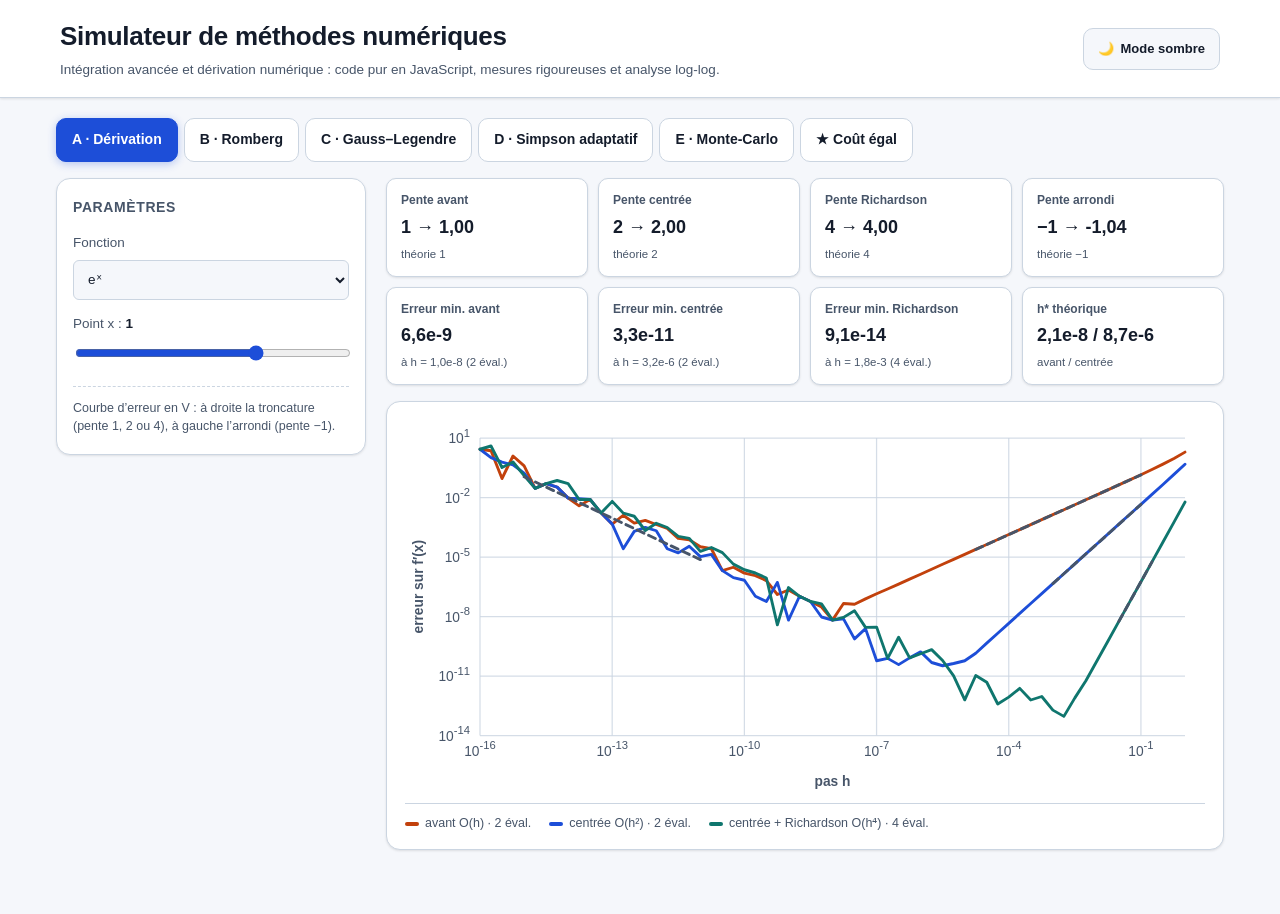
<file: index.html>
<!doctype html>
<html lang="fr">
<head>
  <meta charset="utf-8">
  <meta name="viewport" content="width=device-width, initial-scale=1, viewport-fit=cover">
  <title>Simulateur — Intégration et Dérivation Numériques</title>
  <style>
    /* -------------------------------------------------------------
       Variables de thème, typographie et palette scientifique (WCAG AA)
       ------------------------------------------------------------- */
    :root {
      color-scheme: light dark;
      --bg: #f5f7fb;
      --cd: #ffffff;
      --fg: #141c2b;
      --mu: #475569;
      --bd: #cbd5e1;
      --ac: #1d4ed8;       /* Contraste élevé > 4.5:1 */
      --ac-focus: #1e40af;
      --c2: #c2410c;       /* Orange terreux */
      --c3: #0f766e;       /* Cyan/Teal sombre */
      --c4: #be123c;       /* Rose/Bordeaux */
      --c5: #6d28d9;       /* Violet académique */
      --tn: #e2e8f0;
      --shadow-sm: 0 1px 3px rgba(0, 0, 0, 0.07), 0 1px 2px rgba(0, 0, 0, 0.04);
      --shadow-md: 0 4px 6px -1px rgba(0, 0, 0, 0.08), 0 2px 4px -2px rgba(0, 0, 0, 0.05);
      --radius-sm: 6px;
      --radius-md: 10px;
      --radius-lg: 14px;
      box-sizing: border-box;
      padding-top: env(safe-area-inset-top, 0px);
      padding-bottom: env(safe-area-inset-bottom, 0px);
    }

    @media (prefers-color-scheme: dark) {
      :root:not([data-theme="light"]) {
        --bg: #0b0f17;
        --cd: #131b26;
        --fg: #f1f5f9;
        --mu: #94a3b8;
        --bd: #223044;
        --ac: #60a5fa;
        --ac-focus: #93c5fd;
        --c2: #fb923c;
        --c3: #2dd4bf;
        --c4: #fb7185;
        --c5: #c084fc;
        --tn: #1e293b;
        --shadow-sm: 0 1px 3px rgba(0, 0, 0, 0.4);
        --shadow-md: 0 4px 10px rgba(0, 0, 0, 0.5);
      }
    }

    :root[data-theme="dark"] {
      --bg: #0b0f17;
      --cd: #131b26;
      --fg: #f1f5f9;
      --mu: #94a3b8;
      --bd: #223044;
      --ac: #60a5fa;
      --ac-focus: #93c5fd;
      --c2: #fb923c;
      --c3: #2dd4bf;
      --c4: #fb7185;
      --c5: #c084fc;
      --tn: #1e293b;
      --shadow-sm: 0 1px 3px rgba(0, 0, 0, 0.4);
      --shadow-md: 0 4px 10px rgba(0, 0, 0, 0.5);
    }

    :root[data-theme="light"] {
      --bg: #f5f7fb;
      --cd: #ffffff;
      --fg: #141c2b;
      --mu: #475569;
      --bd: #cbd5e1;
      --ac: #1d4ed8;
      --ac-focus: #1e40af;
      --c2: #c2410c;
      --c3: #0f766e;
      --c4: #be123c;
      --c5: #6d28d9;
      --tn: #e2e8f0;
    }

    *, *::before, *::after {
      box-sizing: inherit;
    }

    html {
      scroll-padding-top: env(safe-area-inset-top, 0px);
    }

    body {
      margin: 0;
      background: var(--bg);
      color: var(--fg);
      font-family: -apple-system, BlinkMacSystemFont, "Segoe UI", Roboto, "Helvetica Neue", Arial, sans-serif;
      font-size: 15px;
      line-height: 1.55;
      -webkit-font-smoothing: antialiased;
      transition: background 0.25s ease, color 0.25s ease;
    }

    /* -------------------------------------------------------------
       Header & Layout
       ------------------------------------------------------------- */
    header {
      border-bottom: 1px solid var(--bd);
      background: var(--cd);
      box-shadow: var(--shadow-sm);
    }

    .header-content {
      max-width: 1200px;
      margin: 0 auto;
      padding: 16px 20px;
      display: flex;
      justify-content: space-between;
      align-items: center;
      flex-wrap: wrap;
      gap: 12px;
    }

    .header-text h1 {
      font-size: clamp(20px, 3.2vw, 26px);
      margin: 0;
      font-weight: 700;
      letter-spacing: -0.3px;
      color: var(--fg);
    }

    .header-text .sub {
      color: var(--mu);
      margin: 4px 0 0;
      font-size: 13.5px;
    }

    .theme-toggle-btn {
      background: var(--bg);
      border: 1px solid var(--bd);
      color: var(--fg);
      padding: 8px 14px;
      border-radius: var(--radius-md);
      cursor: pointer;
      font-size: 13px;
      font-weight: 600;
      display: inline-flex;
      align-items: center;
      gap: 6px;
      min-height: 42px;
      min-width: 42px;
      transition: all 0.2s;
    }

    .theme-toggle-btn:hover {
      border-color: var(--ac);
      color: var(--ac);
    }

    main {
      max-width: 1200px;
      margin: 0 auto;
      padding: 20px 16px 48px;
    }

    /* -------------------------------------------------------------
       Tabs Navigation (Accessibilité clavier & ARIA)
       ------------------------------------------------------------- */
    .tabs-wrapper {
      margin-bottom: 16px;
    }

    .tabs {
      display: flex;
      flex-wrap: wrap;
      gap: 6px;
      margin-bottom: 6px;
      background: transparent;
    }

    .tabs button {
      font: inherit;
      font-size: 14px;
      font-weight: 600;
      padding: 9px 15px;
      min-height: 44px; /* WCAG Touch target */
      border-radius: var(--radius-md);
      border: 1px solid var(--bd);
      background: var(--cd);
      color: var(--fg);
      cursor: pointer;
      transition: all 0.2s ease;
      display: inline-flex;
      align-items: center;
      justify-content: center;
    }

    .tabs button:hover {
      border-color: var(--ac);
      color: var(--ac);
    }

    .tabs button[aria-selected="true"] {
      background: var(--ac);
      border-color: var(--ac);
      color: #ffffff;
      box-shadow: 0 2px 8px rgba(29, 78, 216, 0.3);
    }

    /* Focus visible accessible */
    button:focus-visible,
    select:focus-visible,
    input:focus-visible {
      outline: 3px solid var(--c4);
      outline-offset: 2px;
    }

    /* -------------------------------------------------------------
       Panneau principal & Contrôles
       ------------------------------------------------------------- */
    .panel {
      display: grid;
      grid-template-columns: 310px 1fr;
      gap: 20px;
      align-items: start;
    }

    .ctl, .ch, .out > div, .tw {
      background: var(--cd);
      border: 1px solid var(--bd);
      border-radius: var(--radius-lg);
      box-shadow: var(--shadow-sm);
    }

    .ctl {
      padding: 18px 16px;
      position: sticky;
      top: 16px;
    }

    .ctl-title {
      font-size: 14px;
      text-transform: uppercase;
      letter-spacing: 0.6px;
      color: var(--mu);
      font-weight: 700;
      margin-bottom: 14px;
      display: flex;
      align-items: center;
      gap: 6px;
    }

    .ctl label {
      display: block;
      font-size: 13.5px;
      color: var(--mu);
      margin: 0 0 14px;
      font-weight: 500;
    }

    .ctl output {
      color: var(--fg);
      font-weight: 700;
      font-variant-numeric: tabular-nums;
    }

    .ctl select,
    .ctl input[type="range"],
    .ctl input[type="text"] {
      width: 100%;
      margin-top: 6px;
      box-sizing: border-box;
    }

    .ctl select,
    .ctl input[type="text"] {
      font: inherit;
      font-size: 13.5px;
      padding: 8px 10px;
      min-height: 40px;
      background: var(--bg);
      color: var(--fg);
      border: 1px solid var(--bd);
      border-radius: var(--radius-sm);
      transition: border-color 0.2s;
    }

    .ctl input[type="range"] {
      accent-color: var(--ac);
      height: 24px;
      cursor: pointer;
    }

    .ctl button.action-btn {
      font: inherit;
      width: 100%;
      padding: 10px 14px;
      min-height: 44px;
      border-radius: var(--radius-md);
      border: 1px solid var(--ac);
      background: var(--bg);
      color: var(--ac);
      cursor: pointer;
      font-weight: 600;
      margin-top: 6px;
      transition: all 0.2s ease;
      display: inline-flex;
      align-items: center;
      justify-content: center;
      gap: 8px;
    }

    .ctl button.action-btn:hover {
      background: var(--ac);
      color: #ffffff;
    }

    .ctl p.note {
      font-size: 12.5px;
      color: var(--mu);
      margin: 14px 0 0;
      padding-top: 12px;
      border-top: 1px dashed var(--bd);
      line-height: 1.5;
    }

    /* -------------------------------------------------------------
       Cartes de résultats (KPIs)
       ------------------------------------------------------------- */
    .out {
      display: grid;
      grid-template-columns: repeat(auto-fit, minmax(160px, 1fr));
      gap: 10px;
      margin-bottom: 16px;
    }

    .out > div {
      padding: 12px 14px;
      background: var(--cd);
      border: 1px solid var(--bd);
      border-radius: var(--radius-md);
      display: flex;
      flex-direction: column;
      justify-content: space-between;
      transition: transform 0.15s ease, border-color 0.15s ease;
    }

    .out > div:hover {
      border-color: var(--ac);
    }

    .out small {
      display: block;
      color: var(--mu);
      font-size: 12px;
      font-weight: 600;
      margin-bottom: 4px;
    }

    .out b {
      font-size: 18px;
      font-variant-numeric: tabular-nums;
      color: var(--fg);
      word-break: break-all;
    }

    .out span {
      display: block;
      color: var(--mu);
      font-size: 11.5px;
      margin-top: 4px;
    }

    .out .bad b {
      color: var(--c4);
    }

    /* -------------------------------------------------------------
       Graphiques SVG & Légendes
       ------------------------------------------------------------- */
    .ch {
      padding: 16px 18px;
      margin-bottom: 16px;
      background: var(--cd);
      border-radius: var(--radius-lg);
    }

    .ch:empty {
      display: none;
    }

    svg {
      width: 100%;
      height: auto;
      display: block;
      overflow: visible;
    }

    svg text {
      fill: var(--mu);
      font-family: -apple-system, BlinkMacSystemFont, "Segoe UI", Roboto, sans-serif;
      font-size: 11px;
    }

    .gr {
      stroke: var(--bd);
      stroke-opacity: 0.8;
      stroke-width: 1;
      fill: none;
    }

    .ln {
      fill: none;
      stroke-width: 2.3;
      stroke-linejoin: round;
      stroke-linecap: round;
    }

    .lg {
      display: flex;
      flex-wrap: wrap;
      gap: 8px 18px;
      font-size: 12.5px;
      color: var(--mu);
      margin: 10px 0 0;
      padding-top: 10px;
      border-top: 1px solid var(--bd);
    }

    .lg span {
      display: inline-flex;
      align-items: center;
    }

    .lg i {
      display: inline-block;
      width: 14px;
      height: 4px;
      margin-right: 6px;
      vertical-align: middle;
      border-radius: 2px;
    }

    /* -------------------------------------------------------------
       Tableaux (Romberg & Coût égal)
       ------------------------------------------------------------- */
    .tw {
      overflow-x: auto;
      padding: 12px;
      margin-top: 10px;
    }

    table {
      border-collapse: collapse;
      font-size: 13px;
      font-variant-numeric: tabular-nums;
      width: 100%;
    }

    td, th {
      padding: 8px 10px;
      border-bottom: 1px solid var(--bd);
      text-align: right;
      white-space: nowrap;
    }

    th {
      background: var(--tn);
      color: var(--fg);
      font-weight: 600;
    }

    td.hl {
      background: var(--tn);
      font-weight: 700;
      color: var(--ac);
    }

    .al {
      text-align: left;
    }

    /* -------------------------------------------------------------
       Mode Responsive (<820px)
       ------------------------------------------------------------- */
    @media (max-width: 820px) {
      .panel {
        grid-template-columns: 1fr;
      }
      .ctl {
        position: static;
      }
      .header-content {
        flex-direction: column;
        align-items: flex-start;
      }
      .theme-toggle-btn {
        align-self: flex-start;
      }
    }
  </style>
</head>
<body>

  <!-- En-tête avec titre, descriptif et sélecteur de thème -->
  <header>
    <div class="header-content">
      <div class="header-text">
        <h1>Simulateur de méthodes numériques</h1>
        <p class="sub">Intégration avancée et dérivation numérique : code pur en JavaScript, mesures rigoureuses et analyse log-log.</p>
      </div>
      <button id="theme-toggle" class="theme-toggle-btn" aria-label="Basculer le thème clair ou sombre">
        <span id="theme-icon" aria-hidden="true">🌙</span>
        <span id="theme-text">Mode sombre</span>
      </button>
    </div>
  </header>

  <main>
    <!-- Barre d'onglets accessible au clavier -->
    <div class="tabs-wrapper">
      <div class="tabs" id="tabs" role="tablist" aria-label="Onglets de simulation numérique"></div>
    </div>

    <!-- Conteneur principal : contrôles à gauche, sorties et graphiques à droite -->
    <div class="panel">
      <aside class="ctl" id="ctl" aria-label="Paramètres de simulation"></aside>
      <section aria-label="Visualisations et métriques" id="simulation-panel" tabindex="-1">
        <div id="out" class="out" aria-live="polite" aria-atomic="true"></div>
        <div id="c0" class="ch" role="region" aria-label="Graphique principal"></div>
        <div id="c1" class="ch" role="region" aria-label="Graphique ou tableau secondaire"></div>
      </section>
    </div>
  </main>

  <script>
    /* =============================================================
       Constantes globales, formatage et utilitaires
       ============================================================= */
    const $ = s => document.querySelector(s);
    const PI = Math.PI;
    const EM = 2.220446049250313e-16; // Epsilon machine standard IEEE 754
    const v = id => {
      const el = $('#' + id);
      return el ? el.value : '';
    };

    // Palette harmonisée avec variables CSS
    const C = [
      'var(--ac)',  // Bleu
      'var(--c2)',  // Orange
      'var(--c3)',  // Vert/Teal
      'var(--c4)',  // Rose/Bordeaux
      'var(--c5)',  // Violet
      'var(--mu)'   // Gris atténué
    ];

    /**
     * Formate un nombre avec virgule décimale française.
     */
    const nf = (x, d = 3) => isFinite(x) ? Number(x).toFixed(d).replace('.', ',') : '—';
    const sci = x => isFinite(x) ? Number(x).toExponential(1).replace('.', ',') : '—';
    const big = n => !isFinite(n) ? '—' : (n < 1e7 ? Math.round(n).toLocaleString('fr-FR') : sci(n));

    /**
     * Génère une carte de métrique clé/valeur accessible.
     */
    const kv = (l, x, s = '', b = 0) =>
      `<div class="${b ? 'bad' : ''}"><small>${l}</small><b>${x}</b><span>${s}</span></div>`;

    /* =============================================================
       Méthodes numériques (implémentations manuelles pures)
       ============================================================= */
    // Méthode composite des trapèzes
    const trap = (f, a, b, n) => {
      const h = (b - a) / n;
      let s = (f(a) + f(b)) / 2;
      for (let i = 1; i < n; i++) s += f(a + i * h);
      return s * h;
    };

    // Méthode composite de Simpson (1/3)
    const simp = (f, a, b, n) => {
      const h = (b - a) / n;
      let s = f(a) + f(b);
      for (let i = 1; i < n; i++) s += (i % 2 ? 4 : 2) * f(a + i * h);
      return s * h / 3;
    };

    // Algorithme de Romberg (accélération de Richardson)
    function romb(f, a, b, K) {
      const R = [];
      let n = 1;
      for (let k = 0; k <= K; k++) {
        R[k] = [];
        if (!k) {
          R[0][0] = (b - a) / 2 * (f(a) + f(b));
        } else {
          const h = (b - a) / n;
          let s = 0;
          for (let i = 0; i < n; i++) s += f(a + (i + 0.5) * h);
          R[k][0] = R[k - 1][0] / 2 + (h / 2) * s;
          n *= 2;
        }
        for (let j = 1; j <= k; j++) {
          R[k][j] = R[k][j - 1] + (R[k][j - 1] - R[k - 1][j - 1]) / (4 ** j - 1);
        }
      }
      return R;
    }

    // Quadrature de Gauss-Legendre (nœuds et poids calculés par Newton)
    const GL = {};
    function gl(n) {
      if (GL[n]) return GL[n];
      const x = [], w = [];
      for (let i = 0; i < n; i++) {
        let z = Math.cos(PI * (i + 0.75) / (n + 0.5));
        let pp;
        for (let t = 0; t < 100; t++) {
          let p1 = 1, p2 = 0;
          for (let j = 1; j <= n; j++) {
            const p3 = p2;
            p2 = p1;
            p1 = ((2 * j - 1) * z * p2 - (j - 1) * p3) / j;
          }
          pp = n * (z * p1 - p2) / (z * z - 1);
          const dz = p1 / pp;
          z -= dz;
          if (Math.abs(dz) < 1e-15) break;
        }
        x.push(z);
        w.push(2 / ((1 - z * z) * pp * pp));
      }
      return GL[n] = [x, w];
    }

    const glq = (f, a, b, n) => {
      const [x, w] = gl(n);
      const h = (b - a) / 2;
      const m = (a + b) / 2;
      let s = 0;
      for (let i = 0; i < n; i++) s += w[i] * f(m + h * x[i]);
      return s * h;
    };

    // Méthode de Simpson adaptative récursive
    function asimp(f, a, b, e) {
      const pts = [];
      const F = x => { pts.push(x); return f(x); };
      const S = (a, fa, b, fb, fm) => (b - a) / 6 * (fa + 4 * fm + fb);

      const rec = (a, fa, b, fb, m, fm, w, e, d) => {
        const l = (a + m) / 2;
        const r = (m + b) / 2;
        const fl = F(l);
        const fr = F(r);
        const Sg = S(a, fa, m, fm, fl);
        const Sd = S(m, fm, b, fb, fr);
        const dl = Sg + Sd - w;
        if (d > 40 || Math.abs(dl) <= 15 * e) return Sg + Sd + dl / 15;
        return rec(a, fa, m, fm, l, fl, Sg, e / 2, d + 1) +
               rec(m, fm, b, fb, r, fr, Sd, e / 2, d + 1);
      };

      const fa = F(a), fb = F(b), m = (a + b) / 2, fm = F(m);
      const I = rec(a, fa, b, fb, m, fm, S(a, fa, b, fb, fm), e, 0);
      return { I, ev: pts.length, pts };
    }

    // Générateur pseudo-aléatoire reproductible (Mulberry32)
    function rng(a) {
      return () => {
        a |= 0;
        a = (a + 0x6D2B79F5) | 0;
        let t = Math.imul(a ^ (a >>> 15), 1 | a);
        t = (t + Math.imul(t ^ (t >>> 7), 61 | t)) ^ t;
        return ((t ^ (t >>> 14)) >>> 0) / 4294967296;
      };
    }

    // Régression linéaire log-log pour l'estimation d'ordre de convergence
    function fit(p, lo = 0, hi = 1e99, fl = 1e-13) {
      const q = p.filter(a => a[0] >= lo && a[0] <= hi && a[1] > fl);
      if (q.length < 2) return null;
      const u = q.map(a => Math.log10(a[0]));
      const w = q.map(a => Math.log10(a[1]));
      const n = u.length;
      const su = u.reduce((a, b) => a + b);
      const sw = w.reduce((a, b) => a + b);
      const suu = u.reduce((a, b) => a + b * b, 0);
      const suw = u.reduce((a, b, i) => a + b * w[i], 0);
      const m = (n * suw - su * sw) / (n * suu - su * su);
      const b = (sw - m * su) / n;
      const x0 = Math.min(...q.map(a => a[0]));
      const x1 = Math.max(...q.map(a => a[0]));
      return {
        m,
        b,
        line: {
          p: [[x0, 10 ** (b + m * Math.log10(x0))], [x1, 10 ** (b + m * Math.log10(x1))]],
          c: C[5],
          d: 1
        }
      };
    }

    // Calcul / extrapolation du coût d'évaluation
    function cost(tol, p) {
      p = p.map(a => [a[0], Math.max(a[1], 1e-17)]);
      const i = p.findIndex(a => a[1] <= tol);
      if (i === 0) return [p[0][0], 0];
      if (i > 0) {
        const [a, b] = [p[i - 1], p[i]];
        const t = (Math.log10(tol) - Math.log10(a[1])) / (Math.log10(b[1]) - Math.log10(a[1]));
        return [10 ** (Math.log10(a[0]) + t * (Math.log10(b[0]) - Math.log10(a[0]))), 0];
      }
      const f = fit(p);
      return f ? [10 ** ((Math.log10(tol) - f.b) / f.m), 1] : [NaN, 1];
    }

    const q17 = p => p.map(a => [a[0], Math.max(a[1], 1e-17)]);

    /* =============================================================
       Fonctions de test (conservées + fonctions élémentaires + personnalisation)
       ============================================================= */
    // Fonctions d'intégration
    const FI = {
      ell: {
        n: 'Périmètre de l’ellipse (analytique, périodique)',
        f: t => 8 * Math.sqrt(1 - 0.75 * Math.sin(t) ** 2),
        a: 0,
        b: PI / 2
      },
      exp4: {
        n: 'e^(4x) sur [0,1] (non périodique)',
        f: x => Math.exp(4 * x),
        a: 0,
        b: 1,
        r: (Math.exp(4) - 1) / 4
      },
      sqrt: {
        n: '√x sur [0,1] (singulière en 0)',
        f: Math.sqrt,
        a: 0,
        b: 1,
        r: 2 / 3
      },
      pic: {
        n: 'Pic en 0,3 : 1/(1+10⁴(x−0,3)²)',
        f: x => 1 / (1 + 1e4 * (x - 0.3) ** 2),
        a: 0,
        b: 1,
        r: (Math.atan(70) + Math.atan(30)) / 100
      },
      // Fonctions élémentaires ajoutées
      poly: {
        n: 'Polynôme : x⁴ − 3x² + 2 sur [0,2]',
        f: x => x ** 4 - 3 * x ** 2 + 2,
        a: 0,
        b: 2,
        r: (32 / 5) - (3 * 8 / 3) + 4 // 6.4 - 8 + 4 = 2.4
      },
      cos: {
        n: 'cos(x) sur [0, π]',
        f: Math.cos,
        a: 0,
        b: PI,
        r: 0
      },
      lorentz: {
        n: 'Lorentzienne : 1/(1 + x²) sur [0,1]',
        f: x => 1 / (1 + x * x),
        a: 0,
        b: 1,
        r: PI / 4
      },
      log1p: {
        n: 'ln(1 + x) sur [0,1]',
        f: x => Math.log(1 + x),
        a: 0,
        b: 1,
        r: 2 * Math.log(2) - 1
      }
    };
    FI.ell.r = glq(FI.ell.f, 0, PI / 2, 60);

    // Fonctions de dérivation
    const FD = {
      exp: {
        n: 'eˣ',
        f: Math.exp,
        d: Math.exp,
        d2: Math.exp,
        d3: Math.exp
      },
      sin: {
        n: 'sin x',
        f: Math.sin,
        d: Math.cos,
        d2: x => -Math.sin(x),
        d3: x => -Math.cos(x)
      },
      atan: {
        n: 'arctan x',
        f: Math.atan,
        d: x => 1 / (1 + x * x),
        d2: x => -2 * x / (1 + x * x) ** 2,
        d3: x => (6 * x * x - 2) / (1 + x * x) ** 3
      },
      // Fonctions élémentaires ajoutées pour la dérivation
      cos: {
        n: 'cos x',
        f: Math.cos,
        d: x => -Math.sin(x),
        d2: x => -Math.cos(x),
        d3: Math.sin
      },
      cube: {
        n: 'x³ − 2x',
        f: x => x ** 3 - 2 * x,
        d: x => 3 * x * x - 2,
        d2: x => 6 * x,
        d3: () => 6
      },
      log: {
        n: 'ln(x) pour x > 0',
        f: Math.log,
        d: x => 1 / x,
        d2: x => -1 / (x * x),
        d3: x => 2 / (x ** 3)
      }
    };

    // Monte-Carlo multidimensionnel
    const C1 = 0.7468241328124270;
    const Vb = d => {
      let a = 1, b = 2;
      for (let k = 2; k <= d; k++) [a, b] = [b, 2 * PI / k * a];
      return d ? b : 1;
    };

    function mcRun(kd, d, N, seed) {
      const r = rng(seed);
      let s = 0, s2 = 0;
      for (let i = 0; i < N; i++) {
        let q = 0;
        for (let k = 0; k < d; k++) {
          const u = r(), t = kd ? 2 * u - 1 : u;
          q += t * t;
        }
        const y = kd ? (q <= 1 ? 1 : 0) : Math.exp(-q);
        s += y;
        s2 += y * y;
      }
      const vol = kd ? 2 ** d : 1;
      const m = s / N;
      const sd = Math.sqrt(Math.max(0, (s2 - N * m * m) / (N - 1)));
      return { v: vol * m, se: vol * sd / Math.sqrt(N) };
    }

    function grid(kd, d, m) {
      const n = m ** d;
      let s = 0;
      for (let i = 0; i < n; i++) {
        let u = i, q = 0;
        for (let k = 0; k < d; k++) {
          const t = ((u % m) + 0.5) / m;
          u = Math.floor(u / m);
          const z = kd ? 2 * t - 1 : t;
          q += z * z;
        }
        s += kd ? (q <= 1 ? 1 : 0) : Math.exp(-q);
      }
      return (kd ? 2 ** d : 1) * s / n;
    }

    /* =============================================================
       Tracé SVG haute précision (Axes log-log ou linéaires, légendes)
       ============================================================= */
    function draw(id, S, o) {
      const W = 640;
      const H = o.h || 300;
      const L = 60, R = 16, T = 16, B = 46;
      const A = (k, x) => o[k + 'l'] ? Math.log10(x) : x;
      const ok = q => (!o.xl || q[0] > 0) && (!o.yl || q[1] > 0) && isFinite(q[1]);

      let X = [], Y = [];
      S.forEach(s => (s.p || []).forEach(q => {
        if (ok(q)) {
          X.push(A('x', q[0]));
          Y.push(A('y', q[1]));
        }
      }));

      if (!X.length || !Y.length) {
        $('#' + id).innerHTML = '<p class="lg" style="padding: 10px;">Données insuffisantes pour le graphique.</p>';
        return;
      }

      let x0 = Math.min(...X), x1 = Math.max(...X);
      let y0 = Math.min(...Y), y1 = Math.max(...Y);

      if (o.xl) { x0 = Math.floor(x0); x1 = Math.ceil(x1); }
      if (o.yl) { y0 = Math.floor(y0); y1 = Math.ceil(y1); }
      if (x1 <= x0) x1 = x0 + 1;
      if (y1 <= y0) y1 = y0 + 1;

      const px = x => L + (A('x', x) - x0) / (x1 - x0) * (W - L - R);
      const py = x => H - B - (A('y', x) - y0) / (y1 - y0) * (H - T - B);

      const tk = (a, b, l) => {
        const r = [];
        if (l) {
          const s = Math.ceil((b - a) / 7);
          for (let k = a; k <= b; k += s) r.push(k);
        } else {
          for (let i = 0; i <= 5; i++) r.push(a + (b - a) * i / 5);
        }
        return r;
      };

      const lb = (k, l) => l
        ? `10<tspan dy="-5" font-size="9">${k}</tspan>`
        : nf(k, Math.abs(k) < 10 ? 2 : 1);

      let g = '';

      // Grille et graduations horizontales / verticales
      tk(x0, x1, o.xl).forEach(k => {
        const x = L + (k - x0) / (x1 - x0) * (W - L - R);
        g += `<path d="M${x} ${T}V${H - B}" class="gr"/><text x="${x}" y="${H - B + 16}" text-anchor="middle">${lb(k, o.xl)}</text>`;
      });

      tk(y0, y1, o.yl).forEach(k => {
        const y = H - B - (k - y0) / (y1 - y0) * (H - T - B);
        g += `<path d="M${L} ${y}H${W - R}" class="gr"/><text x="${L - 8}" y="${y + 4}" text-anchor="end">${lb(k, o.yl)}</text>`;
      });

      // Titres des axes
      g += `<text x="${(L + W - R) / 2}" y="${H - 6}" font-weight="600" text-anchor="middle">${o.xt || ''}</text>`;
      g += `<text transform="translate(14 ${(T + H - B) / 2}) rotate(-90)" font-weight="600" text-anchor="middle">${o.yt || ''}</text>`;

      // Tracé des séries
      S.forEach(s => {
        const P = (s.p || []).filter(ok);

        // Barres rug sur l'axe
        if (s.rug) {
          s.rug.forEach(x => {
            const rx = px(x);
            if (rx >= L && rx <= W - R) {
              g += `<path d="M${rx} ${H - B - 18}V${H - B}" style="stroke:${s.c}" stroke-width="1.5" opacity=".7"/>`;
            }
          });
        }

        // Lignes de données
        if (P.length > 1 && !s.dots) {
          g += `<path d="${P.map((q, i) => (i ? 'L' : 'M') + px(q[0]).toFixed(1) + ' ' + py(q[1]).toFixed(1)).join('')}" class="ln" style="stroke:${s.c}"${s.d ? ' stroke-dasharray="6 4"' : ''}/>`;
        }

        // Points & marqueurs
        if (s.dots || s.m) {
          P.forEach(q => {
            g += `<circle cx="${px(q[0])}" cy="${py(q[1])}" r="${s.m ? 7 : 3.5}" style="fill:${s.m ? 'none' : s.c};stroke:${s.c}" stroke-width="2.5"/>`;
          });
        }
      });

      const container = $('#' + id);
      if (container) {
        container.innerHTML = `<svg viewBox="0 0 ${W} ${H}" role="img" aria-label="${o.yt || 'Graphique'}">${g}</svg>
          <div class="lg">${S.filter(s => s.n).map(s => `<span><i style="background:${s.c}"></i>${s.n}</span>`).join('')}</div>`;
      }
    }

    /* =============================================================
       Composants UI pour le panneau de contrôle
       ============================================================= */
    const opt = o => Object.keys(o).map(k => `<option value="${k}">${o[k].n}</option>`).join('');
    const SEL = (id, l, o) => `<label for="${id}">${l}<select id="${id}">${opt(o)}<option value="__custom__">⚙️ Saisir une fonction personnalisée...</option></select></label>
      <div id="wrap_custom_${id}" style="display:none;margin-bottom:12px;">
        <label for="custom_expr_${id}">Expression f(x) :
          <input type="text" id="custom_expr_${id}" placeholder="Ex: Math.sin(x)*Math.exp(-x)" aria-label="Expression de f(x)">
        </label>
      </div>`;
    const RNG = (id, l, mn, mx, st, vl, p = '', s = '') =>
      `<label for="${id}">${l} : <output id="o_${id}"></output><input type="range" id="${id}" min="${mn}" max="${mx}" step="${st}" value="${vl}" data-p="${p}" data-s="${s}"></label>`;
    const sl = z => z ? nf(z.m, 2) : '—';

    // Parser sécurisé pour l'entrée manuelle d'une fonction mathématique
    function parseCustomFunc(expr) {
      if (!expr || !expr.trim()) return x => x;
      try {
        const cleaned = expr
          .replace(/\bsin\b/g, 'Math.sin')
          .replace(/\bcos\b/g, 'Math.cos')
          .replace(/\btan\b/g, 'Math.tan')
          .replace(/\bexp\b/g, 'Math.exp')
          .replace(/\bln\b/g, 'Math.log')
          .replace(/\bsqrt\b/g, 'Math.sqrt')
          .replace(/\babs\b/g, 'Math.abs')
          .replace(/\bPI\b/g, 'Math.PI')
          .replace(/\^/g, '**');
        return new Function('x', `"use strict"; return (${cleaned});`);
      } catch (e) {
        return x => x;
      }
    }

    function getActiveIntegrationFunc() {
      const selected = v('fn');
      if (selected === '__custom__') {
        const expr = v('custom_expr_fn') || 'x*x';
        const customF = parseCustomFunc(expr);
        // Calcul d'une référence haute précision par Gauss-Legendre 80 nœuds
        const ref = glq(customF, 0, 1, 80);
        return { n: 'Personnalisée : ' + expr, f: customF, a: 0, b: 1, r: ref };
      }
      return FI[selected] || FI.ell;
    }

    function getActiveDerivationFunc() {
      const selected = v('fn');
      if (selected === '__custom__') {
        const expr = v('custom_expr_fn') || 'Math.sin(x)';
        const customF = parseCustomFunc(expr);
        // Dérivées numériques d'ordre supérieur pour la théorie
        const dF = x => (customF(x + 1e-6) - customF(x - 1e-6)) / 2e-6;
        const d2F = x => (customF(x + 1e-4) - 2 * customF(x) + customF(x - 1e-4)) / 1e-8;
        const d3F = x => (d2F(x + 1e-4) - d2F(x - 1e-4)) / 2e-4;
        return { n: 'Personnalisée : ' + expr, f: customF, d: dF, d2: d2F, d3: d3F };
      }
      return FD[selected] || FD.exp;
    }

    /* =============================================================
       Définition des 6 onglets de simulation
       ============================================================= */
    const TB = [
      {
        k: 'A · Dérivation',
        id: 'tab-deriv',
        ctl: SEL('fn', 'Fonction', FD) +
             RNG('x', 'Point x', -1, 2, 0.1, 1) +
             '<p class="note">Courbe d’erreur en V : à droite la troncature (pente 1, 2 ou 4), à gauche l’arrondi (pente −1).</p>',
        run() {
          const f = getActiveDerivationFunc();
          const x = +v('x');
          const d = f.d(x);
          const c = h => (f.f(x + h) - f.f(x - h)) / (2 * h);
          const Fo = [], Ce = [], Ri = [];

          for (let k = 0; k <= 64; k++) {
            const h = 10 ** (-k / 4);
            Fo.push([h, Math.abs((f.f(x + h) - f.f(x)) / h - d)]);
            Ce.push([h, Math.abs(c(h) - d)]);
            Ri.push([h, Math.abs((4 * c(h / 2) - c(h)) / 3 - d)]);
          }

          const fa = fit(Fo, 1e-5, 0.1, 1e-12);
          const fc = fit(Ce, 1e-3, 0.1, 1e-12);
          const fr = fit(Ri, 2e-2, 0.2, 1e-12);
          const fo = fit(Ce, 1e-15, 1e-11, 1e-20);
          const mn = p => p.reduce((a, b) => b[1] < a[1] ? b : a);
          const a = Math.abs(f.f(x));

          draw('c0', [
            { p: q17(Fo), c: C[1], n: 'avant O(h) · 2 éval.' },
            { p: q17(Ce), c: C[0], n: 'centrée O(h²) · 2 éval.' },
            { p: q17(Ri), c: C[2], n: 'centrée + Richardson O(h⁴) · 4 éval.' },
            ...[fa, fc, fr, fo].filter(Boolean).map(z => z.line)
          ], { xl: 1, yl: 1, xt: 'pas h', yt: 'erreur sur f′(x)' });

          const d2Val = Math.abs(f.d2(x)) || 1e-12;
          const d3Val = Math.abs(f.d3(x)) || 1e-12;

          $('#out').innerHTML =
            kv('Pente avant', '1 → ' + sl(fa), 'théorie 1') +
            kv('Pente centrée', '2 → ' + sl(fc), 'théorie 2') +
            kv('Pente Richardson', '4 → ' + sl(fr), 'théorie 4') +
            kv('Pente arrondi', '−1 → ' + sl(fo), 'théorie −1') +
            kv('Erreur min. avant', sci(mn(Fo)[1]), 'à h = ' + sci(mn(Fo)[0]) + ' (2 éval.)') +
            kv('Erreur min. centrée', sci(mn(Ce)[1]), 'à h = ' + sci(mn(Ce)[0]) + ' (2 éval.)') +
            kv('Erreur min. Richardson', sci(mn(Ri)[1]), 'à h = ' + sci(mn(Ri)[0]) + ' (4 éval.)') +
            kv('h* théorique', sci(Math.sqrt(2 * EM * a / d2Val)) + ' / ' + sci(Math.cbrt(3 * EM * a / d3Val)), 'avant / centrée');
        }
      },
      {
        k: 'B · Romberg',
        id: 'tab-romberg',
        ctl: SEL('fn', 'Intégrande', FI) +
             RNG('K', 'Niveaux K (2^K+1 évaluations)', 1, 10, 1, 5) +
             '<p class="note">Sur l’intégrande périodique (ellipse), les trapèzes convergent déjà très vite : Richardson n’apporte rien.</p>',
        run() {
          const o = getActiveIntegrationFunc();
          const K = +v('K');
          const R = romb(o.f, o.a, o.b, K);

          let h = '<table><thead><tr><th scope="col">k</th><th scope="col">éval.</th>' +
            [...Array(K + 1).keys()].map(j => `<th scope="col">j=${j}</th>`).join('') +
            '</tr></thead><tbody>';

          R.forEach((r, k) => {
            h += `<tr><th scope="row">${k}</th><td>${2 ** k + 1}</td>` +
              r.map((x, j) => `<td${k === K && j === K ? ' class="hl"' : ''}>${nf(x, 9)}</td>`).join('') +
              '</tr>';
          });
          h += '</tbody>';

          const ks = [...Array(K).keys()].map(i => i + 1);
          const E = j => ks.filter(k => k >= j).map(k => [2 ** k + 1, Math.abs(R[k][j] - o.r)]);
          const T0 = E(0), T1 = E(1);
          const Td = ks.map(k => [2 ** k + 1, Math.abs(R[k][k] - o.r)]);
          const f0 = fit(T0), f1 = fit(T1);

          draw('c0', [
            { p: q17(T0), c: C[5], n: 'trapèzes (j=0)' },
            { p: q17(T1), c: C[1], n: 'Simpson (j=1)' },
            { p: q17(Td), c: C[4], n: 'Romberg R(k,k)' },
            ...[f0, f1].filter(Boolean).map(z => z.line)
          ], { xl: 1, yl: 1, xt: 'évaluations de f', yt: 'erreur absolue' });

          $('#c1').innerHTML = `<div class="tw">${h}</table></div>`;
          const e = Math.abs(R[K][K] - o.r);
          const et = Math.abs(R[K][0] - o.r);

          $('#out').innerHTML =
            kv('R(K,K)', nf(R[K][K], 10), (2 ** K + 1) + ' évaluations') +
            kv('Erreur Romberg', sci(e), 'référence ' + nf(o.r, 10)) +
            kv('Erreur trapèzes', sci(et), 'mêmes évaluations', e > et * 1.5 && et > 1e-15) +
            kv('Pente trapèzes (vs évaluations)', sl(f0), 'théorie −2') +
            kv('Pente Simpson', sl(f1), 'théorie −4');
        }
      },
      {
        k: 'C · Gauss–Legendre',
        id: 'tab-gauss',
        ctl: SEL('fn', 'Intégrande', FI) +
             RNG('n', 'Nombre de nœuds n', 1, 40, 1, 5) +
             '<p class="note">Exacte jusqu’au degré 2n−1. Les nœuds sont les racines de Pₙ (Newton), calculés ici à la main.</p>',
        run() {
          const o = getActiveIntegrationFunc();
          const n = +v('n');
          const I = glq(o.f, o.a, o.b, n);
          const [x, w] = gl(n);
          const m = (o.a + o.b) / 2;
          const h = (o.b - o.a) / 2;
          const xs = x.map(t => m + h * t);
          const cv = [];

          for (let i = 0; i <= 200; i++) {
            const t = o.a + (o.b - o.a) * i / 200;
            cv.push([t, o.f(t)]);
          }

          draw('c0', [
            { p: cv, c: C[0], n: 'f(x)' },
            { p: xs.map(t => [t, o.f(t)]), c: C[3], dots: 1, rug: xs, n: n + ' nœuds de Gauss–Legendre' }
          ], { xt: 'x', yt: 'f(x)', h: 240 });

          const G = [], Tt = [];
          for (let k = 1; k <= 40; k++) {
            G.push([k, Math.abs(glq(o.f, o.a, o.b, k) - o.r)]);
            if (k > 1) Tt.push([k, Math.abs(trap(o.f, o.a, o.b, k - 1) - o.r)]);
          }
          const fg = fit(G, 4, 40, 1e-14);

          draw('c1', [
            { p: q17(G), c: C[0], n: 'Gauss–Legendre (n évaluations)' },
            { p: q17(Tt), c: C[5], n: 'trapèzes à n évaluations (coût égal)' },
            { p: [[n, Math.max(Math.abs(I - o.r), 1e-17)]], c: C[3], m: 1, n: 'n choisi' },
            ...(fg && v('fn') === 'sqrt' ? [fg.line] : [])
          ], { xl: 1, yl: 1, xt: 'évaluations de f', yt: 'erreur absolue' });

          $('#out').innerHTML =
            kv('Valeur', nf(I, 10), n + ' évaluations') +
            kv('Erreur', sci(Math.abs(I - o.r)), 'référence ' + nf(o.r, 10)) +
            kv('Degré exact', 2 * n - 1, 'polynômes intégrés exactement') +
            (v('fn') === 'sqrt'
              ? kv('Pente mesurée', sl(fg), 'théorie −3 (singularité)')
              : kv('Convergence', 'géométrique', 'fonction analytique')) +
            kv('Σ des poids', nf(w.reduce((a, b) => a + b), 12), '= 2, tous > 0');
        }
      },
      {
        k: 'D · Simpson adaptatif',
        id: 'tab-asimp',
        ctl: SEL('fn', 'Intégrande', FI) +
             RNG('e', 'Tolérance ε', 2, 12, 0.5, 8, '10^−') +
             '<p class="note">Critère |Sg+Sd−S| ≤ 15ε, puis subdivision avec ε/2. Les traits rouges sont les points évalués.</p>',
        run() {
          const o = getActiveIntegrationFunc();
          const e = 10 ** -v('e');
          const r = asimp(o.f, o.a, o.b, e);
          const er = Math.abs(r.I - o.r);
          const cv = [];

          for (let i = 0; i <= 300; i++) {
            const t = o.a + (o.b - o.a) * i / 300;
            cv.push([t, o.f(t)]);
          }

          draw('c0', [
            { p: cv, c: C[0], n: 'f(x)' },
            { p: [], c: C[3], rug: r.pts, n: r.ev + ' points évalués' }
          ], { xt: 'x', yt: 'f(x)', h: 230 });

          const A = [];
          for (let k = 2; k <= 12; k += 0.5) {
            const s = asimp(o.f, o.a, o.b, 10 ** -k);
            A.push([10 ** -k, s.ev]);
          }
          const fa = fit(A, 0, 1, 0);

          draw('c1', [
            { p: A, c: C[2], n: 'évaluations selon ε' },
            { p: [[e, r.ev]], c: C[3], m: 1, n: 'ε choisi' },
            ...(fa ? [fa.line] : [])
          ], { xl: 1, yl: 1, xt: 'tolérance ε', yt: 'évaluations de f' });

          let n = 2;
          while (n < 2 ** 21 && Math.abs(simp(o.f, o.a, o.b, n) - o.r) > e) n *= 2;
          const lim = n >= 2 ** 21;

          $('#out').innerHTML =
            kv('Valeur', nf(r.I, 10), 'ε = ' + sci(e)) +
            kv('Erreur réelle', sci(er), er > e ? 'dépasse ε : estimateur trompé' : '≤ ε', er > e) +
            kv('Évaluations adaptatif', r.ev, '') +
            kv('Simpson uniforme', (lim ? '> ' : '') + big(n + 1), 'même tolérance') +
            kv('Gain', nf((n + 1) / r.ev, 1) + ' ×', 'évaluations économisées') +
            kv('Pente coût vs ε', sl(fa), 'théorie lisse −0,25');
        }
      },
      {
        k: 'E · Monte-Carlo',
        id: 'tab-montecarlo',
        ctl: SEL('kd', 'Intégrale', {
          0: { n: 'e^(−|x|²) sur [0,1]^d' },
          1: { n: 'Volume de la boule unité de ℝ^d' }
        }) +
        RNG('d', 'Dimension d', 1, 10, 1, 5) +
        RNG('N', 'Nombre de tirages N', 2, 6, 0.25, 4, '10^') +
        '<button id="rr" class="action-btn">🎲 Relancer le tirage aléatoire</button>' +
        '<p class="note">Erreur Monte-Carlo ∝ N^(−1/2) quelle que soit d ; grille : erreur ∝ N^(−2/d) avec N = m^d.</p>',
        run() {
          const kd = +v('kd');
          const d = +v('d');
          const N = Math.round(10 ** v('N'));
          const ex = kd ? Vb(d) : C1 ** d;
          const seed = window.__seed = window.__seed || 1;
          const r = mcRun(kd, d, N, seed);
          const er = Math.abs(r.v - ex);

          const Ns = [100, 316, 1000, 3162, 1e4, 31623, 1e5];
          const Mc = Ns.map(n => {
            let s = 0;
            for (let z = 0; z < 15; z++) s += Math.abs(mcRun(kd, d, n, z * 7919 + n).v - ex);
            return [n, s / 15];
          });

          const Gd = [];
          for (let m = 2; m ** d <= 2e5; m++) {
            Gd.push([m ** d, Math.abs(grid(kd, d, m) - ex)]);
          }

          const fm = fit(Mc, 0, 1e99, 0);
          const fg = Gd.length > 2 ? fit(Gd, 0, 1e99, 0) : null;
          const mg = Math.max(2, Math.floor(N ** (1 / d) + 1e-9));
          const ng = mg ** d;
          const eg = ng <= 3e6 ? Math.abs(grid(kd, d, mg) - ex) : NaN;

          draw('c0', [
            { p: q17(Gd), c: C[1], n: 'grille (point milieu), m^d évaluations', dots: Gd.length < 3 },
            { p: q17(Mc), c: C[3], d: 1, n: 'Monte-Carlo (moyenne de 15 tirages)' },
            { p: [[N, Math.max(er, 1e-17)]], c: C[0], m: 1, n: 'tirage choisi' },
            ...[fm, fg].filter(Boolean).map(z => z.line)
          ], { xl: 1, yl: 1, xt: 'évaluations de f', yt: 'erreur absolue', h: 310 });

          const ci = r.se * 1.96;
          $('#out').innerHTML =
            kv('Estimation', nf(r.v, 6), 'exact ' + nf(ex, 6)) +
            kv('IC à 95 %', '± ' + sci(ci), '[' + nf(r.v - ci, 4) + ' ; ' + nf(r.v + ci, 4) + ']') +
            kv('Erreur du tirage', sci(er), er <= ci ? 'dans l’IC' : 'hors de l’IC (≈5 % des cas)', er > ci) +
            kv('Pente Monte-Carlo', sl(fm), 'théorie −0,5') +
            kv('Pente grille', sl(fg), 'théorie −2/d = ' + nf(-2 / d, 2)) +
            kv('Grille à ≈ N', isFinite(eg) ? sci(eg) : '—', 'm = ' + mg + ', ' + big(ng) + ' évaluations');
        }
      },
      {
        k: '★ Coût égal',
        id: 'tab-cost',
        ctl: SEL('fn', 'Intégrande', FI) +
             RNG('t', 'Tolérance visée', 2, 12, 1, 6, '10^−') +
             '<p class="note">Toutes les méthodes sont comparées au même nombre d’évaluations de f, jamais au même pas h.</p>',
        run() {
          const o = getActiveIntegrationFunc();
          const tol = 10 ** -v('t');
          const R = romb(o.f, o.a, o.b, 10);
          const ks = [...Array(10).keys()].map(i => i + 1);
          const er = j => ks.filter(k => k >= j).map(k => [2 ** k + 1, Math.abs(R[k][j] - o.r)]);

          const Gn = [2, 3, 4, 5, 6, 8, 10, 12, 16, 24, 32, 48, 64, 96, 128, 192, 256, 384, 512];
          const P = {
            'trapèzes': er(0),
            'Simpson': er(1),
            'Romberg': ks.map(k => [2 ** k + 1, Math.abs(R[k][k] - o.r)]),
            'Gauss–Legendre': Gn.map(n => [n, Math.abs(glq(o.f, o.a, o.b, n) - o.r)]),
            'Simpson adaptatif': [...Array(10).keys()].map(i => {
              const s = asimp(o.f, o.a, o.b, 10 ** -(i + 2));
              return [s.ev, Math.abs(s.I - o.r)];
            }),
            'Monte-Carlo': [100, 316, 1000, 3162, 1e4, 31623, 1e5].map(n => {
              let s = 0;
              for (let z = 0; z < 15; z++) {
                const r = rng(z * 31 + n);
                let a = 0;
                for (let i = 0; i < n; i++) a += o.f(o.a + (o.b - o.a) * r());
                s += Math.abs((o.b - o.a) * a / n - o.r);
              }
              return [n, s / 15];
            })
          };

          const cl = ['trapèzes', 'Simpson', 'Romberg', 'Gauss–Legendre', 'Simpson adaptatif', 'Monte-Carlo'];
          const S = cl.map((k, i) => ({
            p: q17(P[k]),
            c: [C[5], C[1], C[4], C[0], C[2], C[3]][i],
            n: k,
            d: k === 'Monte-Carlo'
          }));

          draw('c0', S, { xl: 1, yl: 1, xt: 'évaluations de f', yt: 'erreur absolue', h: 330 });

          let h = '<table><thead><tr><th scope="col" class="al">Méthode</th><th scope="col">Évaluations pour atteindre 10^−' + v('t') + '</th></tr></thead><tbody>';
          const cs = cl.map(k => [k, cost(tol, P[k])]);
          const best = Math.min(...cs.map(a => a[1][0]));

          cs.forEach(([k, c]) => {
            h += `<tr><td class="al">${k}</td><td${c[0] === best ? ' class="hl"' : ''}>${big(c[0])}${c[1] ? ' *' : ''}</td></tr>`;
          });
          h += '</tbody>';

          $('#c1').innerHTML = `<div class="tw">${h}</table><p class="lg" style="margin:8px 8px 0">* Extrapolé par la loi de puissance mesurée. En gras : la méthode la moins coûteuse.</p></div>`;

          const bestEntry = cs.find(a => a[1][0] === best);
          $('#out').innerHTML =
            kv('Gagnante', bestEntry ? bestEntry[0] : '—', big(best) + ' évaluations') +
            kv('Intégrande', o.n.split(' (')[0], 'tolérance ' + sci(tol));
        }
      }
    ];

    /* =============================================================
       Contrôle d'exécution, onglets & thèmes
       ============================================================= */
    let cur = 0;
    let tm;

    function go() {
      document.querySelectorAll('#ctl input[type=range]').forEach(i => {
        const out = $('#o_' + i.id);
        if (out) {
          out.textContent = (i.dataset.p || '') + i.value + (i.dataset.s || '');
        }
      });

      // Gestion de l'affichage du champ de fonction personnalisée
      const fnSel = $('#fn');
      const customWrap = $('#wrap_custom_fn');
      if (fnSel && customWrap) {
        customWrap.style.display = fnSel.value === '__custom__' ? 'block' : 'none';
      }

      clearTimeout(tm);
      tm = setTimeout(() => {
        $('#c1').innerHTML = '';
        try {
          TB[cur].run();
        } catch (e) {
          console.error(e);
          $('#out').innerHTML = kv('Erreur de calcul', String(e), 'Vérifiez les paramètres', 1);
        }
      }, (cur === 4 || cur === 5) ? 80 : 0);
    }

    function tab(i) {
      cur = i;
      window.__seed = 1;

      // Mise à jour de l'état ARIA des onglets
      document.querySelectorAll('#tabs button').forEach((b, j) => {
        const isSelected = j === i;
        b.setAttribute('aria-selected', isSelected ? 'true' : 'false');
        b.setAttribute('tabindex', isSelected ? '0' : '-1');
      });

      $('#ctl').innerHTML = `<div class="ctl-title">Paramètres</div>` + TB[i].ctl;

      // Liaison des événements de saisie
      $('#ctl').querySelectorAll('input, select').forEach(e => {
        e.addEventListener('input', go);
      });

      const rr = $('#rr');
      if (rr) {
        rr.onclick = () => {
          window.__seed = Math.floor(Math.random() * 1e9);
          go();
        };
      }

      try {
        history.replaceState(null, '', '#' + 'ABCDEF'[i]);
      } catch (e) {}

      go();
    }

    // Initialisation des boutons d'onglets avec support complet de navigation clavier
    const tabsContainer = $('#tabs');
    tabsContainer.innerHTML = TB.map((t, i) =>
      `<button role="tab" id="${t.id}" aria-controls="simulation-panel" aria-selected="false" tabindex="-1">${t.k}</button>`
    ).join('');

    const tabButtons = document.querySelectorAll('#tabs button');
    tabButtons.forEach((b, i) => {
      b.onclick = () => tab(i);
      b.onkeydown = e => {
        let targetIndex = i;
        if (e.key === 'ArrowRight') {
          targetIndex = (i + 1) % tabButtons.length;
        } else if (e.key === 'ArrowLeft') {
          targetIndex = (i - 1 + tabButtons.length) % tabButtons.length;
        } else if (e.key === 'Home') {
          targetIndex = 0;
        } else if (e.key === 'End') {
          targetIndex = tabButtons.length - 1;
        } else {
          return;
        }
        e.preventDefault();
        tabButtons[targetIndex].focus();
        tab(targetIndex);
      };
    });

    /* =============================================================
       Gestionnaire de thème (Clair / Sombre avec mémorisation)
       ============================================================= */
    const themeBtn = $('#theme-toggle');
    const themeIcon = $('#theme-icon');
    const themeText = $('#theme-text');

    function applyTheme(theme) {
      if (theme === 'dark') {
        document.documentElement.setAttribute('data-theme', 'dark');
        if (themeIcon) themeIcon.textContent = '☀️';
        if (themeText) themeText.textContent = 'Mode clair';
      } else {
        document.documentElement.setAttribute('data-theme', 'light');
        if (themeIcon) themeIcon.textContent = '🌙';
        if (themeText) themeText.textContent = 'Mode sombre';
      }
      localStorage.setItem('simulator-theme', theme);
      go(); // Redessine les graphes avec les nouvelles variables
    }

    const savedTheme = localStorage.getItem('simulator-theme');
    const prefersDark = window.matchMedia && window.matchMedia('(prefers-color-scheme: dark)').matches;

    if (savedTheme) {
      applyTheme(savedTheme);
    } else {
      applyTheme(prefersDark ? 'dark' : 'light');
    }

    if (themeBtn) {
      themeBtn.onclick = () => {
        const isDark = document.documentElement.getAttribute('data-theme') === 'dark';
        applyTheme(isDark ? 'light' : 'dark');
      };
    }

    // Démarrage sur le premier onglet ou le hash d'URL
    const initialIndex = Math.max(0, 'ABCDEF'.indexOf((location.hash || '#A').slice(1)));
    tab(initialIndex);
    window.__tab = tab;
  </script>
</body>
</html>
</file>
